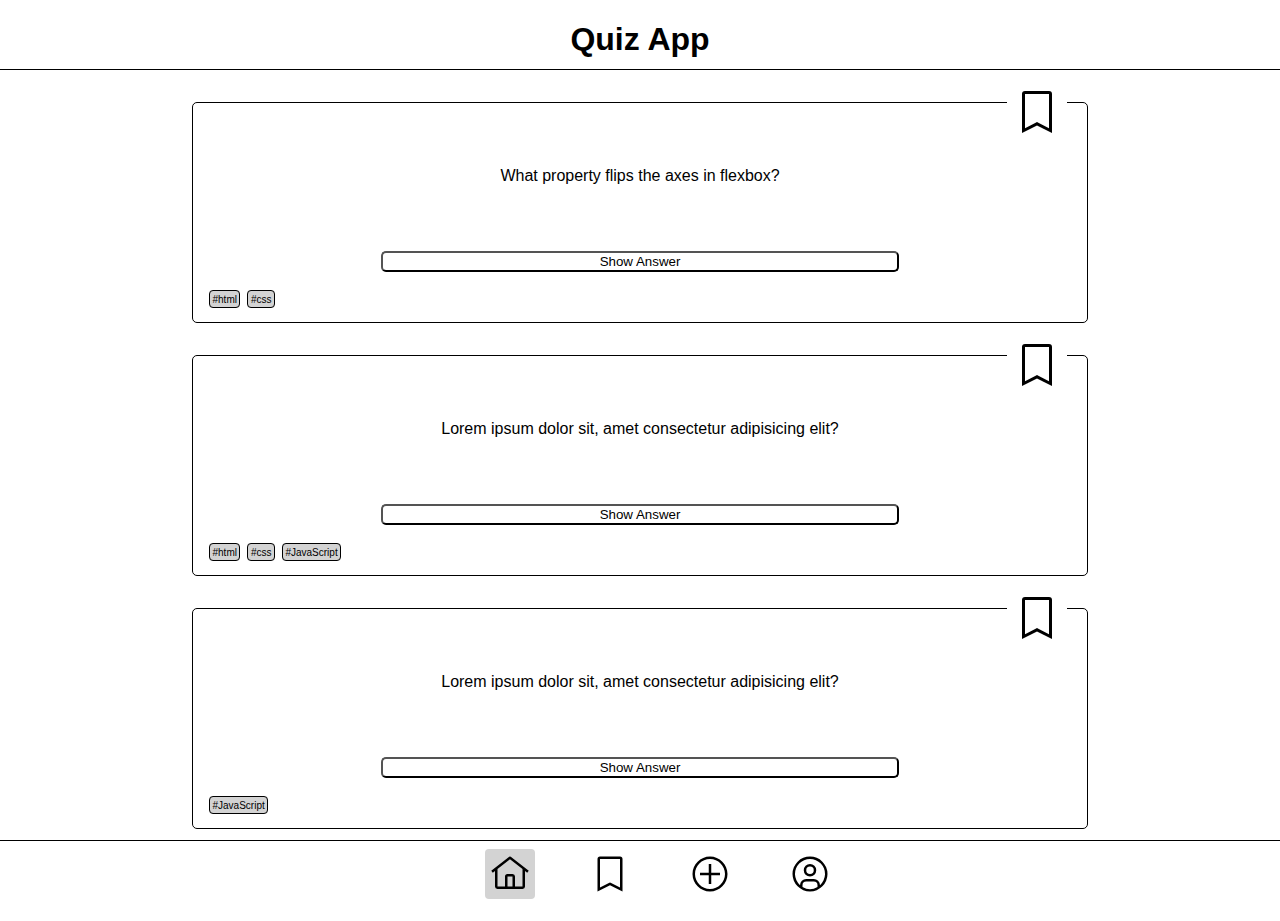
<file: index.html>
<!DOCTYPE html>
<html lang="en">
  <head>
    <meta charset="UTF-8" />
    <meta http-equiv="X-UA-Compatible" content="IE=edge" />
    <meta name="viewport" content="width=device-width, initial-scale=1.0" />
    <link rel="stylesheet" href="./css/styles.css" />
    <script src="./js/index.js" defer></script>
    <title>Quiz-App</title>
  </head>
  <body>
    <header>
      <h1>Quiz App</h1>
    </header>
    <main class="question-container">
      <article class="card">
        <div class="card__question">
          <button
            class="bookmark-button"
            aria-label="button"
            type="button"
            data-js="bookmark-button"
          >
            <img
              class="bookmark"
              src="./images/bookmark.svg"
              alt=" disabled bookmark icon"
            />
          </button>
          <p>What property flips the axes in flexbox?</p>
        </div>
        <div class="card__answer card__answer--hidden" data-js="answer-text">
          <p>flex-direction</p>
        </div>
        <div>
          <button
            class="card__answer-button"
            type="button"
            aria-tag="click to show answer"
            data-js="answer-button"
          >
            Show Answer
          </button>
          <section class="card__tag-container">
            <span class="card__tag">#html</span>
            <span class="card__tag">#css</span>
          </section>
        </div>
      </article>
      <article class="card">
        <div class="card__question">
          <button class="bookmark-button" aria-label="button" type="button">
            <img
              class="bookmark"
              src="./images/bookmark.svg"
              alt=" disabled bookmark icon"
            />
          </button>
          <p>Lorem ipsum dolor sit, amet consectetur adipisicing elit?</p>
        </div>
        <div class="card__answer card__answer--hidden">
          <p>Lorem Ipsum</p>
        </div>
        <div>
          <button
            class="card__answer-button"
            type="button"
            aria-tag="click to show answer"
          >
            Show Answer
          </button>
        </div>
        <section class="card__tag-container">
          <span class="card__tag">#html</span>
          <span class="card__tag">#css</span>
          <span class="card__tag">#JavaScript</span>
        </section>
      </article>
      <article class="card">
        <div class="card__question">
          <button class="bookmark-button" aria-label="button" type="button">
            <img
              class="bookmark"
              src="./images/bookmark.svg"
              alt=" disabled bookmark icon"
            />
          </button>
          <p>Lorem ipsum dolor sit, amet consectetur adipisicing elit?</p>
        </div>
        <div class="card__answer card__answer--hidden">
          <p>Lorem Ipsum</p>
        </div>
        <div>
          <button
            class="card__answer-button"
            type="button"
            aria-tag="click to show answer"
          >
            Show Answer
          </button>
          <section class="card__tag-container">
            <span class="card__tag">#JavaScript</span>
          </section>
        </div>
      </article>
    </main>
    <footer>
      <nav class="navigation">
        <ul class="footer-menue">
          <li class="footer-item footer-item--selected">
            <a
              class="footer-item__anchor"
              href="index.html"
              aria-label="click to go to homescreen"
              ><img
                class="footer-item__image"
                src="images/home.svg"
                alt="house icon"
            /></a>
          </li>
          <li class="footer-item">
            <a
              class="footer-item__anchor"
              href="bookmark.html"
              aria-label="click to go to bookmark-page"
              ><img
                class="footer-item__image"
                src="images/bookmark.svg"
                alt="bookmark-icon"
            /></a>
          </li>
          <li class="footer-item">
            <a
              class="footer-item__anchor"
              href="form.html"
              aria-label="click to go to add-question-page"
              ><img
                class="footer-item__image"
                src="images/add--alt.svg"
                alt="plus-sign-icon"
            /></a>
          </li>
          <li class="footer-item">
            <a
              class="footer-item__anchor"
              href="profile.html"
              aria-label="click to go to profile"
              ><img
                class="footer-item__image"
                src="images/user--avatar.svg"
                alt="profile icon"
            /></a>
          </li>
        </ul>
      </nav>
    </footer>
  </body>
</html>
</file>
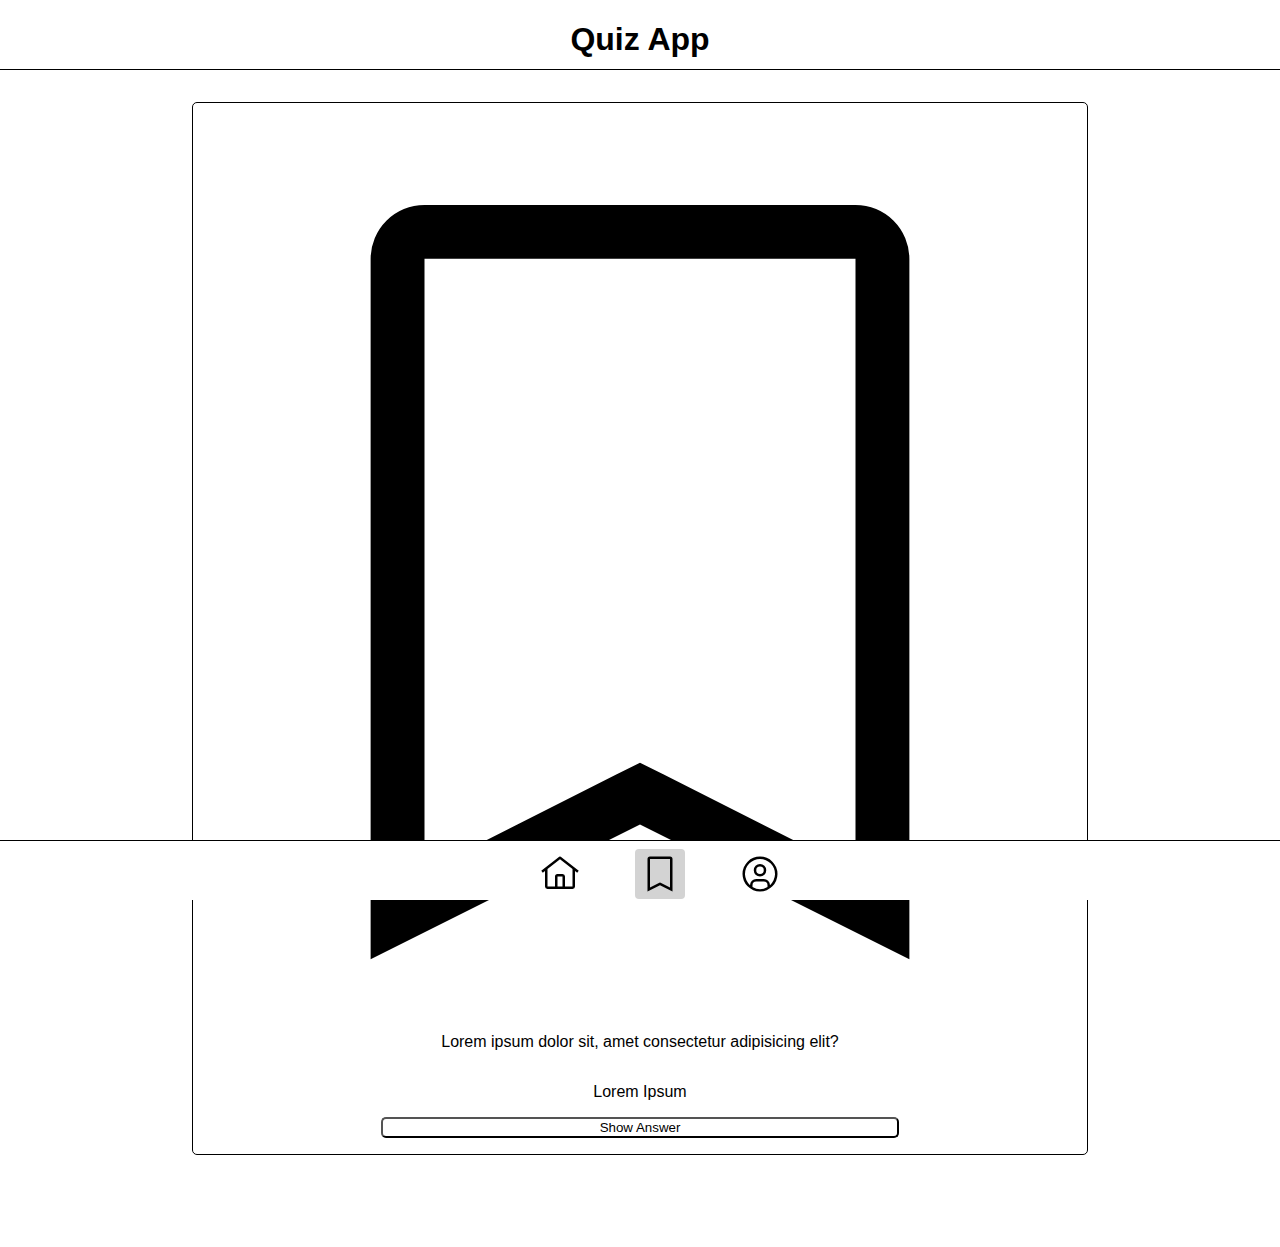
<file: bookmark.html>
<!DOCTYPE html>
<html lang="en">
  <head>
    <meta charset="UTF-8" />
    <meta http-equiv="X-UA-Compatible" content="IE=edge" />
    <meta name="viewport" content="width=device-width, initial-scale=1.0" />
    <link rel="stylesheet" href="./css/styles.css" />
    <script src="./js/index.js" defer></script>
    <title>Quiz-App</title>
  </head>
  <body>
    <header>
      <h1>Quiz App</h1>
    </header>
    <main class="question-container">
      <article class="card">
        <div class="card__question">
          <img
            class="bookmark bookmark--selected"
            src="./images/bookmark.svg"
            alt="active bookmark icon"
          />
          <p>Lorem ipsum dolor sit, amet consectetur adipisicing elit?</p>
        </div>
        <div class="card__answer">
          <p>Lorem Ipsum</p>
        </div>
        <div>
          <button
            class="card__answer-button"
            type="button"
            aria-tag="click to show answer"
          >
            Show Answer
          </button>
        </div>
      </article>
    </main>
    <footer>
      <nav class="navigation">
        <ul class="footer-menue">
          <li class="footer-item">
            <a
              class="footer-item__anchor"
              href="index.html"
              aria-label="click to go to homescreen"
              ><img
                class="footer-item__image"
                src="images/home.svg"
                alt="house icon"
            /></a>
          </li>
          <li class="footer-item footer-item--selected">
            <a
              class="footer-item__anchor"
              href="bookmark.html"
              aria-label="click to go to bookmark-page"
              ><img
                class="footer-item__image"
                src="images/bookmark.svg"
                alt="bookmark-icon"
            /></a>
          </li>
          <li class="footer-item">
            <a
              class="footer-item__anchor"
              href="profile.html"
              aria-label="click to go to profile"
              ><img
                class="footer-item__image"
                src="images/user--avatar.svg"
                alt="profile icon"
            /></a>
          </li>
        </ul>
      </nav>
    </footer>
  </body>
</html>
</file>
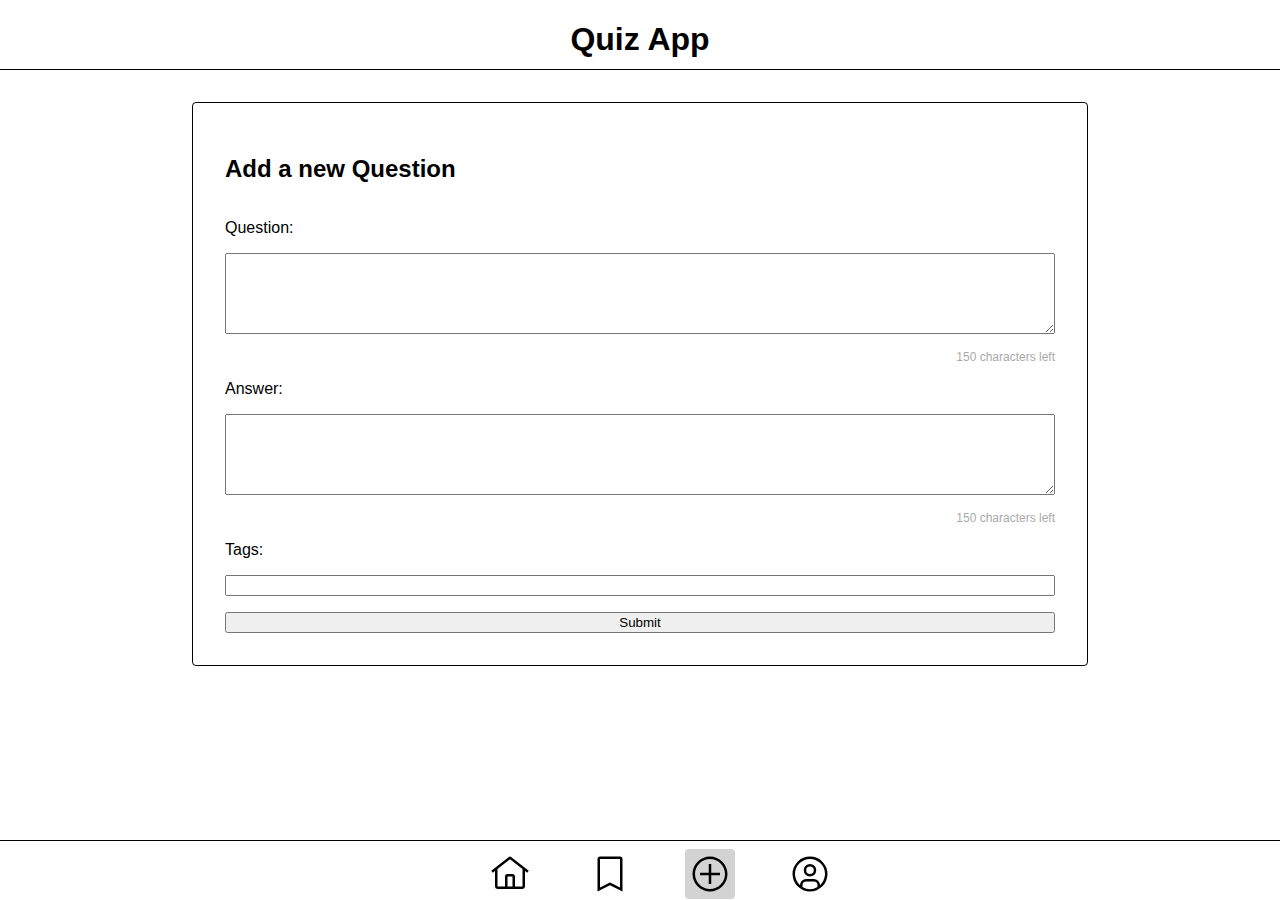
<file: form.html>
<!DOCTYPE html>
<html lang="en">
  <head>
    <meta charset="UTF-8" />
    <meta http-equiv="X-UA-Compatible" content="IE=edge" />
    <meta name="viewport" content="width=device-width, initial-scale=1.0" />
    <link rel="stylesheet" href="./css/styles.css" />
    <script src="./js/form.js" defer></script>
    <title>Quiz-App</title>
  </head>
  <body>
    <header>
      <h1>Quiz App</h1>
    </header>
    <main class="question-container" data-js="question-container">
      <form class="form" aria-labelledby="form-title" data-js="form">
        <h2 id="form-title">Add a new Question</h2>
        <label for="newQuestion">Question:</label>
        <textarea
          name="newQuestion"
          id="newQuestion"
          data-js="newQuestion"
          rows="5"
          maxlength="150"
        ></textarea>
        <span class="text-counter" data-js="text-counter1"
          >150 characters left</span
        >
        <label for="newAnswer">Answer:</label>
        <textarea
          name="newAnswer"
          id="newAnswer"
          data-js="newAnswer"
          rows="5"
          maxlength="150"
        ></textarea>
        <span class="text-counter" data-js="text-counter2"
          >150 characters left</span
        >
        <label for="newTags">Tags:</label>
        <input name="newTags" id="newTags" type="text" />
        <button
          type="submit"
          data-js="submit-question-button"
          aria-label="Submit new question"
        >
          Submit
        </button>
      </form>
    </main>
    <footer>
      <nav class="navigation">
        <ul class="footer-menue">
          <li class="footer-item">
            <a
              class="footer-item__anchor"
              href="index.html"
              aria-label="click to go to homescreen"
              ><img
                class="footer-item__image"
                src="images/home.svg"
                alt="house icon"
            /></a>
          </li>
          <li class="footer-item">
            <a
              class="footer-item__anchor"
              href="bookmark.html"
              aria-label="click to go to bookmark-page"
              ><img
                class="footer-item__image"
                src="images/bookmark.svg"
                alt="bookmark-icon"
            /></a>
          </li>
          <li class="footer-item footer-item--selected">
            <a
              class="footer-item__anchor"
              href="form.html"
              aria-label="click to go to add-question-page"
              ><img
                class="footer-item__image"
                src="images/add--alt.svg"
                alt="plus-sign-icon"
            /></a>
          </li>
          <li class="footer-item">
            <a
              class="footer-item__anchor"
              href="profile.html"
              aria-label="click to go to profile"
              ><img
                class="footer-item__image"
                src="images/user--avatar.svg"
                alt="profile icon"
            /></a>
          </li>
        </ul>
      </nav>
    </footer>
  </body>
</html>
</file>
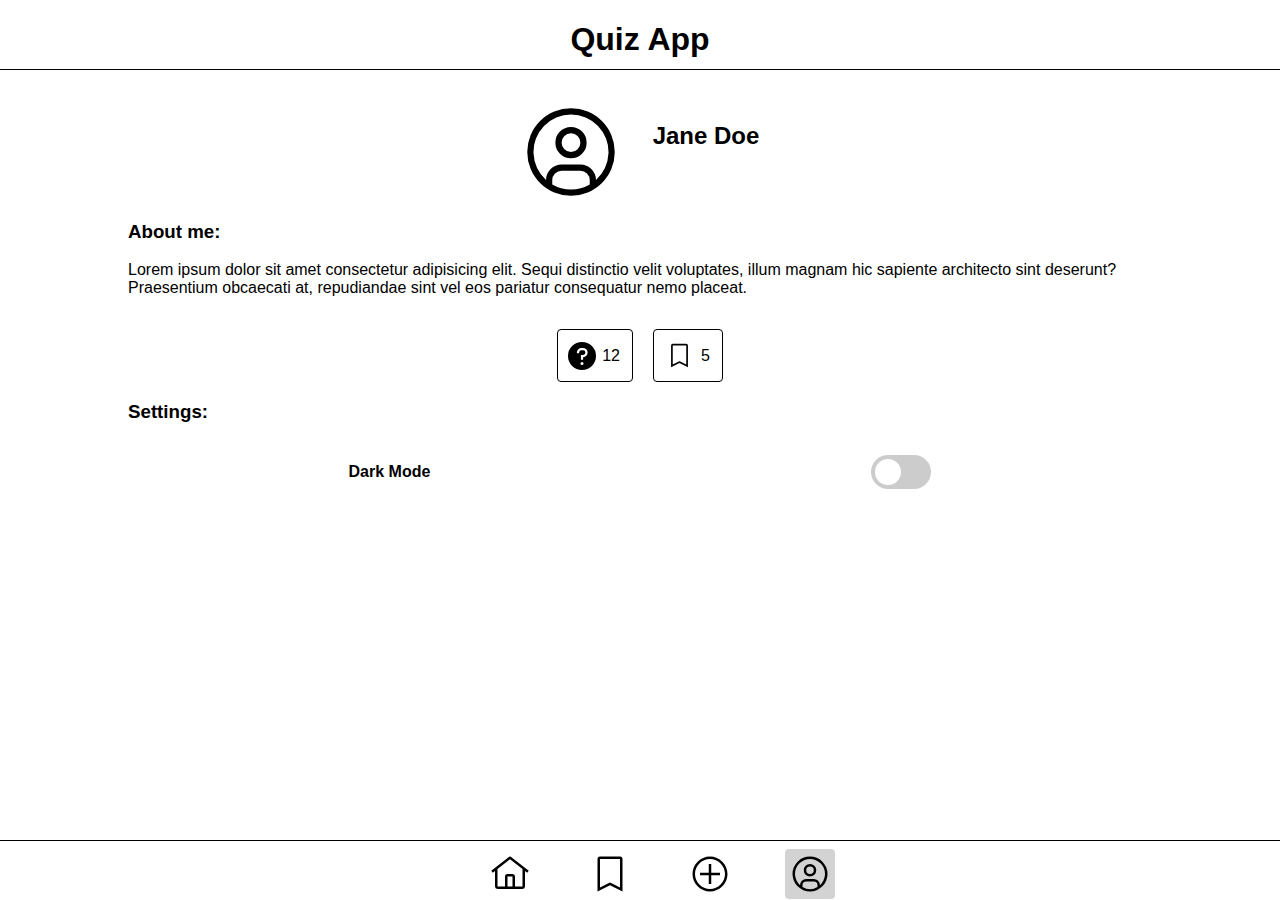
<file: profile.html>
<!DOCTYPE html>
<html lang="en">
  <head>
    <meta charset="UTF-8" />
    <meta http-equiv="X-UA-Compatible" content="IE=edge" />
    <meta name="viewport" content="width=device-width, initial-scale=1.0" />
    <link rel="stylesheet" href="./css/styles.css" />
    <script src="./js/index.js" defer></script>
    <title>Quiz-App</title>
  </head>
  <body>
    <header>
      <h1>Quiz App</h1>
    </header>
    <main class="profile-container">
      <article class="personal-info">
        <section class="personal-info__header">
          <img
            class="personal-info__picture"
            src="images/user--avatar.svg"
            alt="user profile pic"
          />
          <h2 class="personal-info__username">Jane Doe</h2>
        </section>
        <section class="personal-info__text">
          <h3>About me:</h3>
          <p>
            Lorem ipsum dolor sit amet consectetur adipisicing elit. Sequi
            distinctio velit voluptates, illum magnam hic sapiente architecto
            sint deserunt? Praesentium obcaecati at, repudiandae sint vel eos
            pariatur consequatur nemo placeat.
          </p>
        </section>
        <section class="counter-section">
          <div class="counter-box">
            <img
              class="counter-box__filled"
              src="images/help--filled.svg"
              alt="questionmark icon"
            />
            <div class="counter-box__number">12</div>
          </div>
          <div class="counter-box">
            <img
              class="counter-box__image"
              src="images/bookmark.svg"
              alt="bookmark icon"
            />
            <div class="counter-box__number">5</div>
          </div>
        </section>
        <section class="settings">
          <h3>Settings:</h3>
          <div class="dark-mode">
            <h4 class="setting-label">Dark Mode</h4>
            <label
              class="dark-mode__switch"
              aria-label="click change color mode"
            >
              <input type="checkbox" />
              <span class="dark-mode__slider round"></span>
            </label>
          </div>
        </section>
      </article>
    </main>
    <footer>
      <nav class="navigation">
        <ul class="footer-menue">
          <li class="footer-item">
            <a
              class="footer-item__anchor"
              href="index.html"
              aria-label="click to go to homescreen"
              ><img
                class="footer-item__image"
                src="images/home.svg"
                alt="house icon"
            /></a>
          </li>
          <li class="footer-item">
            <a
              class="footer-item__anchor"
              href="bookmark.html"
              aria-label="click to go to bookmar-page"
              ><img
                class="footer-item__image"
                src="images/bookmark.svg"
                alt="bookmark-icon"
            /></a>
          </li>
          <li class="footer-item">
            <a
              class="footer-item__anchor"
              href="form.html"
              aria-label="click to go to add-question-page"
              ><img
                class="footer-item__image"
                src="images/add--alt.svg"
                alt="plus-sign-icon"
            /></a>
          </li>
          <li class="footer-item footer-item--selected">
            <a
              class="footer-item__anchor"
              href="profile.html"
              aria-label="click to go to profile"
              ><img
                class="footer-item__image"
                src="images/user--avatar.svg"
                alt="profile icon"
            /></a>
          </li>
        </ul>
      </nav>
    </footer>
  </body>
</html>
</file>
<file: css/styles.css>
* {
  box-sizing: border-box;
}

body {
  background-color: white;
  font-family: Arial, Helvetica, sans-serif;
  margin: 0;
}

header {
  width: 100%;
  height: 70px;
  position: fixed;
  top: 0;
  text-align: center;
  color: black;
  border-bottom: 1px solid black;
  background-color: white;
  z-index: 1;
}

/* Question-Section */

.question-container {
  display: flex;
  flex-direction: column;
  align-items: center;
  margin-top: 70px;
  padding-top: 2em;
  margin-bottom: 60px;
}

.card {
  display: flex;
  flex-direction: column;
  justify-content: center;
  text-align: center;
  position: relative;
  width: 70%;
  border: 1px solid black;
  border-radius: 5px;
  padding: 1em;
  margin-bottom: 2em;
}

.card__question {
  padding-top: 2em;
}

.card__answer {
  padding-left: 2em;
  padding-right: 2em;
}

.card__answer--hidden {
  visibility: hidden;
}

.card__answer-button {
  width: 60%;
  background-color: white;
  border-style: 1px solid black;
  border-radius: 5px;
}

.bookmark-button {
  height: 60px;
  width: 60px;
  position: absolute;
  top: -20px;
  right: 20px;
  background-color: white;
  border-style: none;
}

.bookmark-button--selected {
  background-color: rgb(231, 70, 70);
  border-radius: 4px;
}

.card__tag-container {
  width: 100%;
  text-align: left;
  margin-top: 1em;
}

.card__tag {
  font-size: 10px;
  margin: 0.25;
  border: 1px solid black;
  margin-right: 0.25em;
  padding: 0.25em;
  border-radius: 4px;
  background-color: lightgrey;
}

/* Footer-Section */

footer {
  position: fixed;
  bottom: 0;
  background-color: white;
  color: white;
  width: 100%;
  min-height: 60px;
  border-top: 1px solid black;
}

.navigation {
  height: 100%;
  padding-top: 0.5em;
}

.footer-item--selected {
  background-color: lightgrey;
  border-radius: 4px;
}

.footer-menue {
  display: flex;
  justify-content: center;
  gap: 50px;
  align-items: center;
  list-style: none;
  width: 100%;
  top: 0;
  margin: 0;
}

.footer-item__anchor {
  display: flex;
  align-items: center;
  justify-content: center;
  height: 50px;
  min-width: 50px;
}

.footer-item__image {
  height: 40px;
  width: auto;
}

/* Profile-Page */

.profile-container {
  margin: 70px 10% 60px;
}

.personal-info__header {
  display: flex;
  justify-content: center;
  flex-wrap: wrap-reverse;
  gap: 2rem;
  padding-top: 2rem;
}

.personal-info__picture {
  height: 100px;
  width: auto;
}

.counter-section {
  display: flex;
  gap: 20px;
  justify-content: center;
  margin-top: 2em;
}

.counter-box {
  display: flex;
  justify-content: space-around;
  align-items: center;
  border: 1px solid black;
  border-radius: 4px;
  padding: 0.5em;
}

.counter-box__symbol {
  position: relative;
  border: 1px solid black;
  padding: 0.25em;
  border-radius: 50%;
  color: white;
  background-color: black;
  height: 35px;
  width: 35px;
  text-align: center;
}

.counter-box__number {
  padding: 0.25em;
}

.counter-box__image {
  padding: 0.25em;
  height: 35px;
}

.dark-mode {
  display: flex;
  justify-content: space-around;
  align-items: center;
}

/* The switch - the box around the slider */
.dark-mode__switch {
  position: relative;
  display: inline-block;
  width: 60px;
  height: 34px;
}

/* Hide default HTML checkbox */
.dark-mode__switch input {
  opacity: 0;
  width: 0;
  height: 0;
}

/* The slider */
.dark-mode__slider {
  position: absolute;
  cursor: pointer;
  top: 0;
  left: 0;
  right: 0;
  bottom: 0;
  background-color: #ccc;
  transition: 0.4s;
  border-radius: 34px;
}

.dark-mode__slider:before {
  position: absolute;
  content: "";
  height: 26px;
  width: 26px;
  left: 4px;
  bottom: 4px;
  background-color: white;
  transition: 0.4s;
  border-radius: 50%;
}

input:checked + .dark-mode__slider {
  background-color: rgb(95, 94, 94);
}

input:focus + .dark-mode__slider {
  box-shadow: 0 0 2px black;
}

input:checked + .dark-mode__slider:before {
  transform: translateX(26px);
}

/* Form */

.form {
  display: flex;
  flex-direction: column;
  gap: 1em;
  border: 1px solid black;
  padding: 2em;
  margin-bottom: 2em;
  width: 70%;
  border-radius: 4px;
}

.text-counter {
  text-align: right;
  color: darkgrey;
  font-size: 12px;
}
</file>
